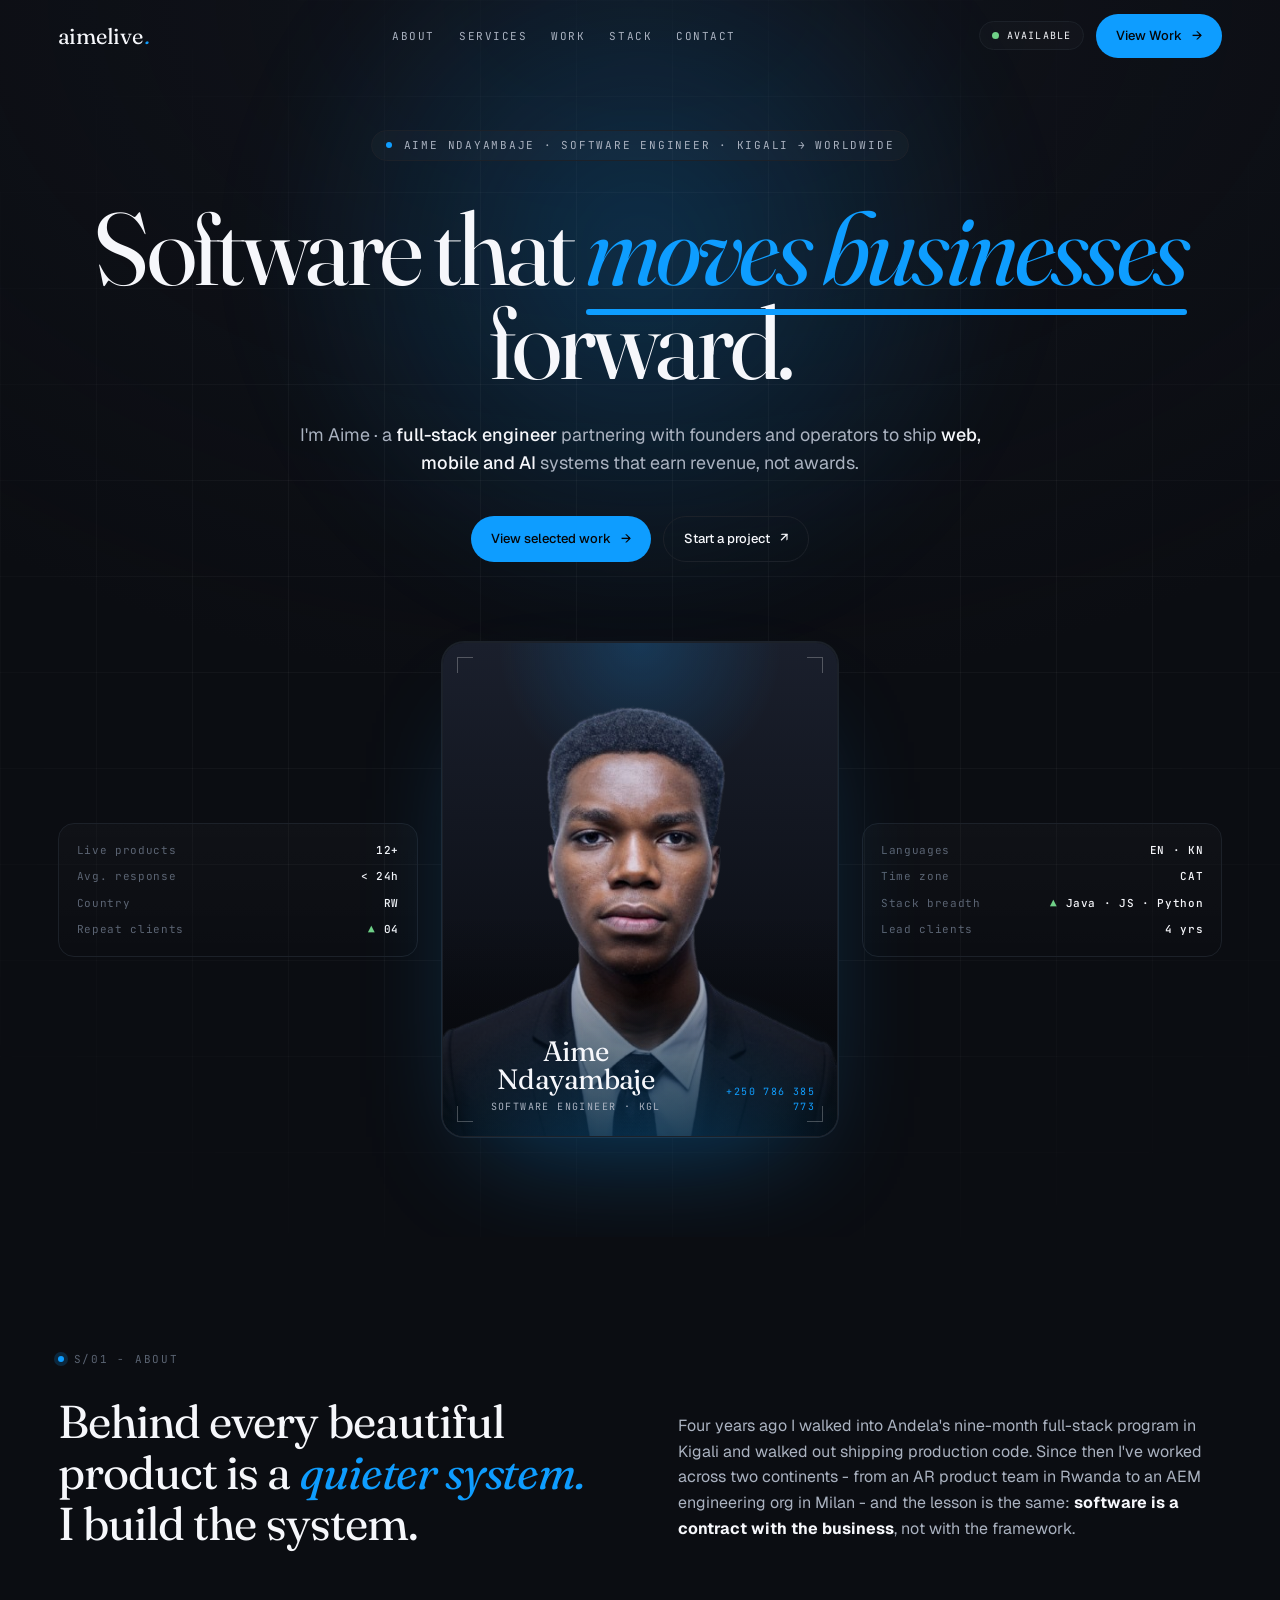
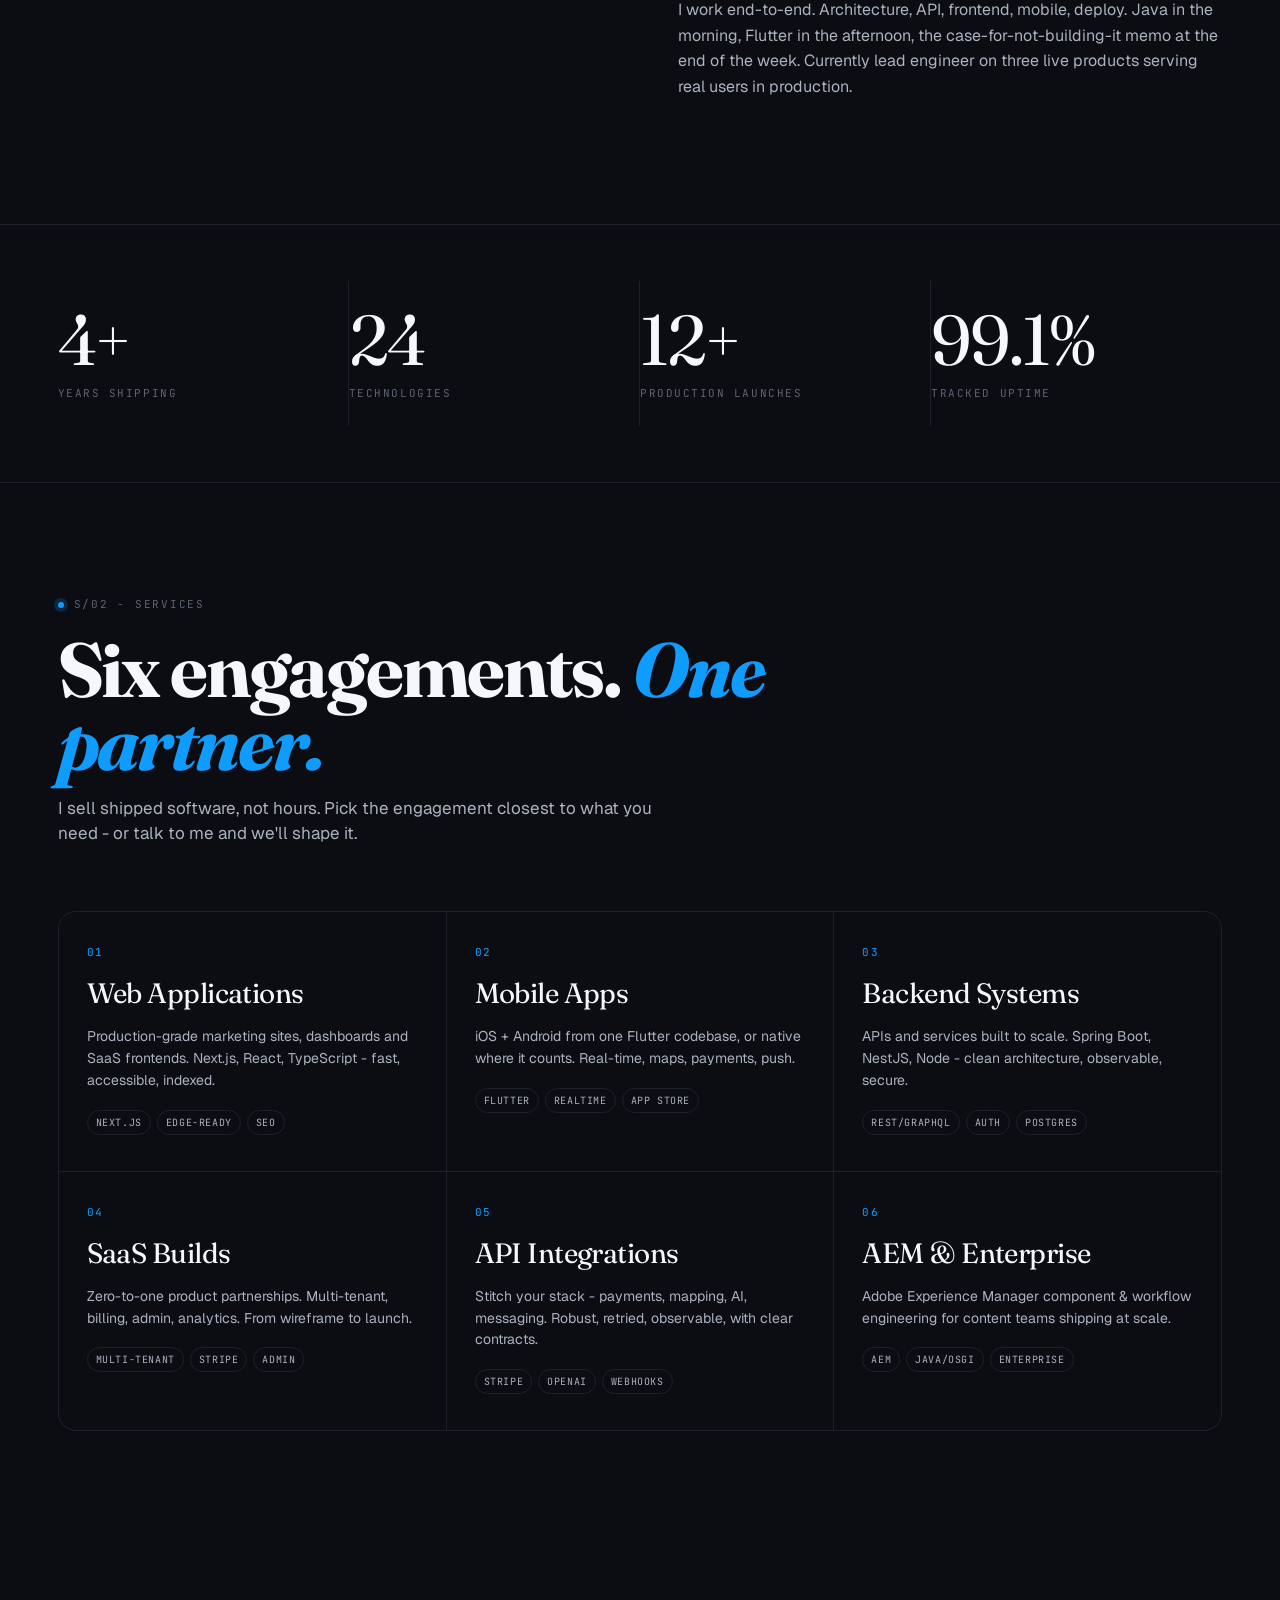
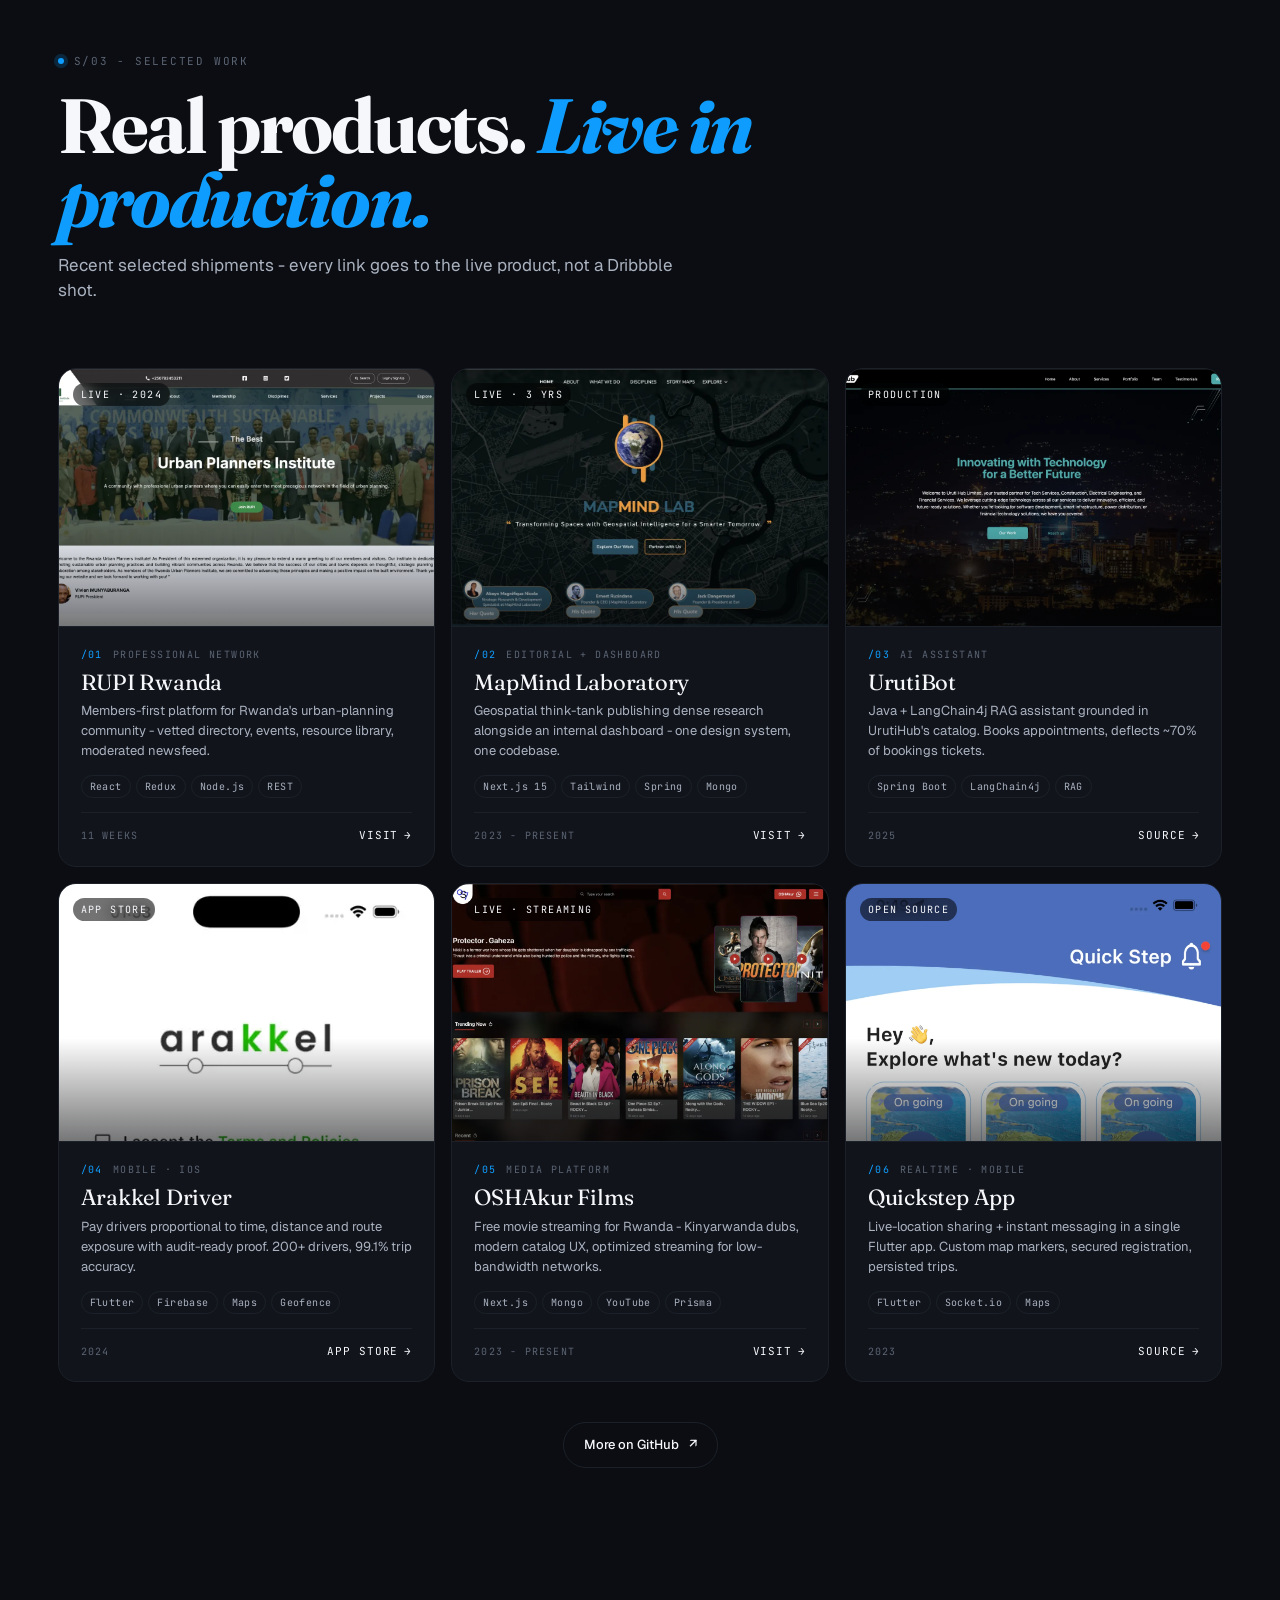
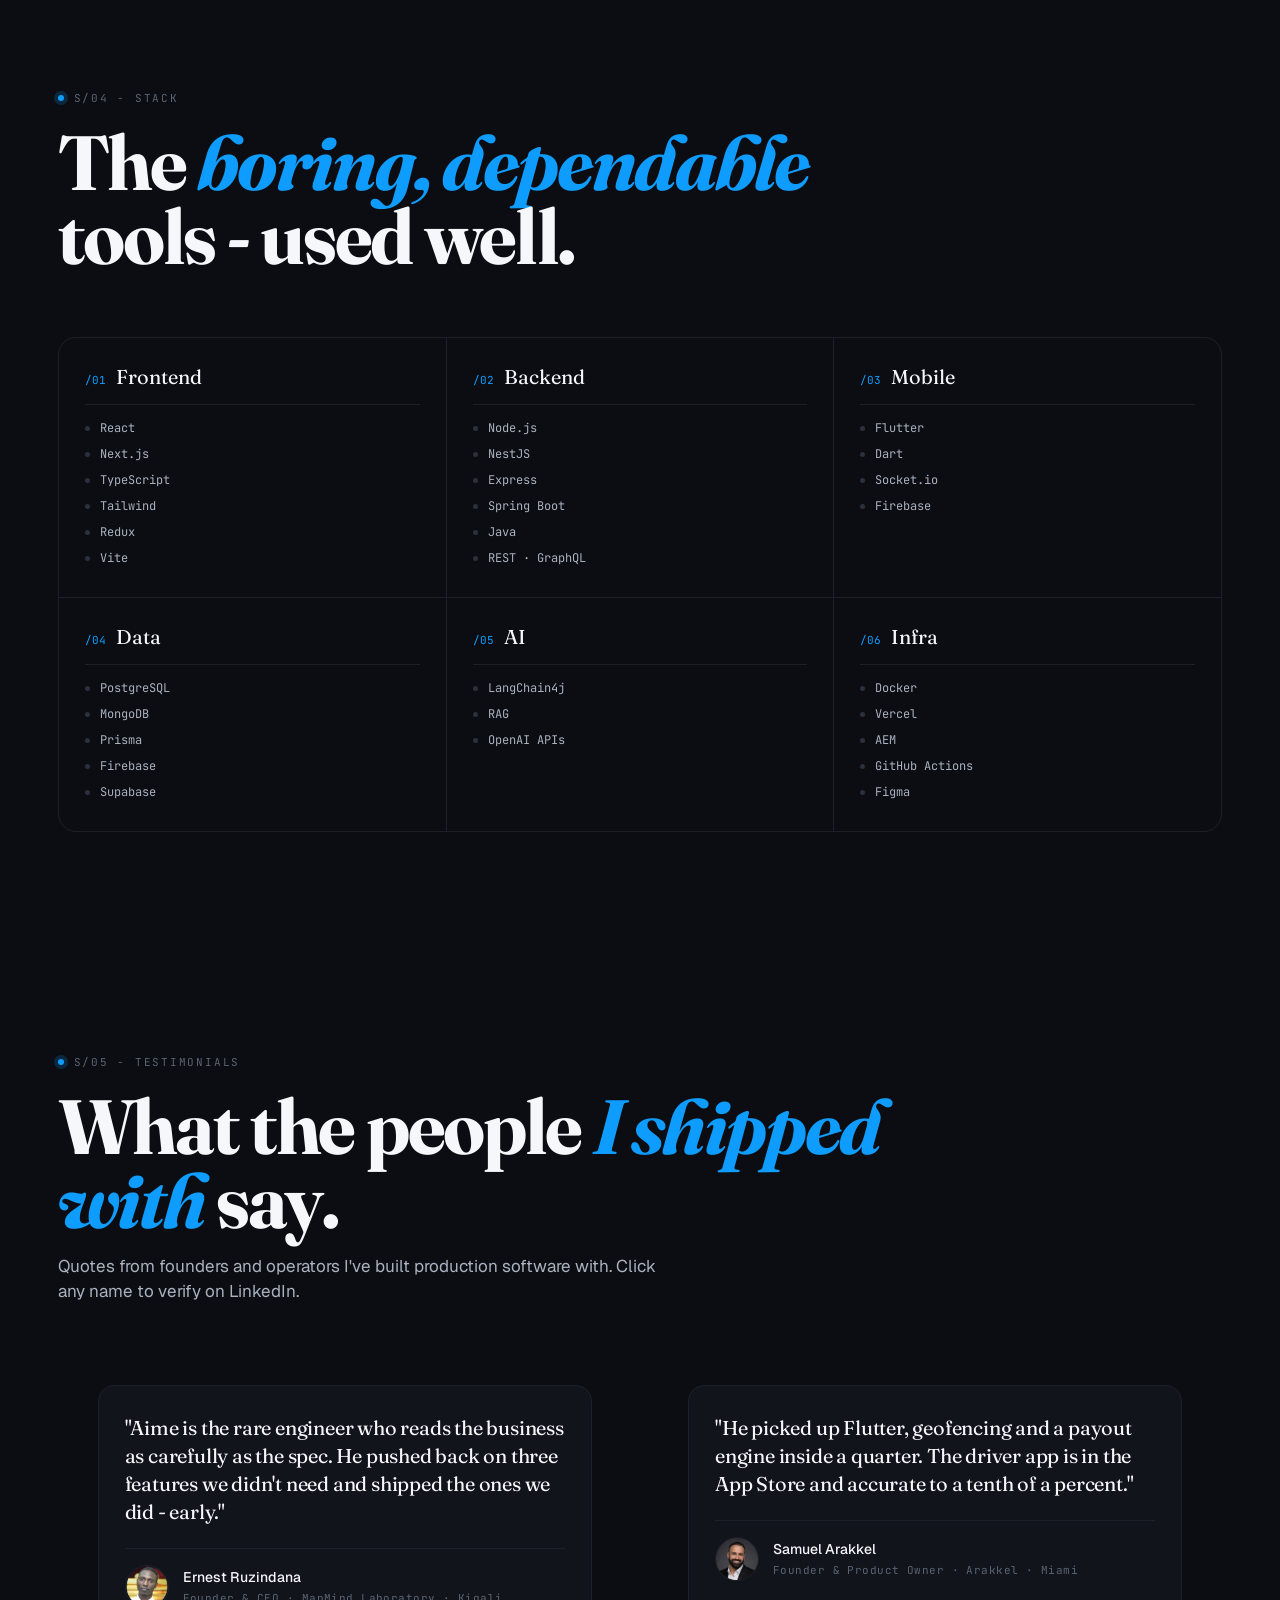
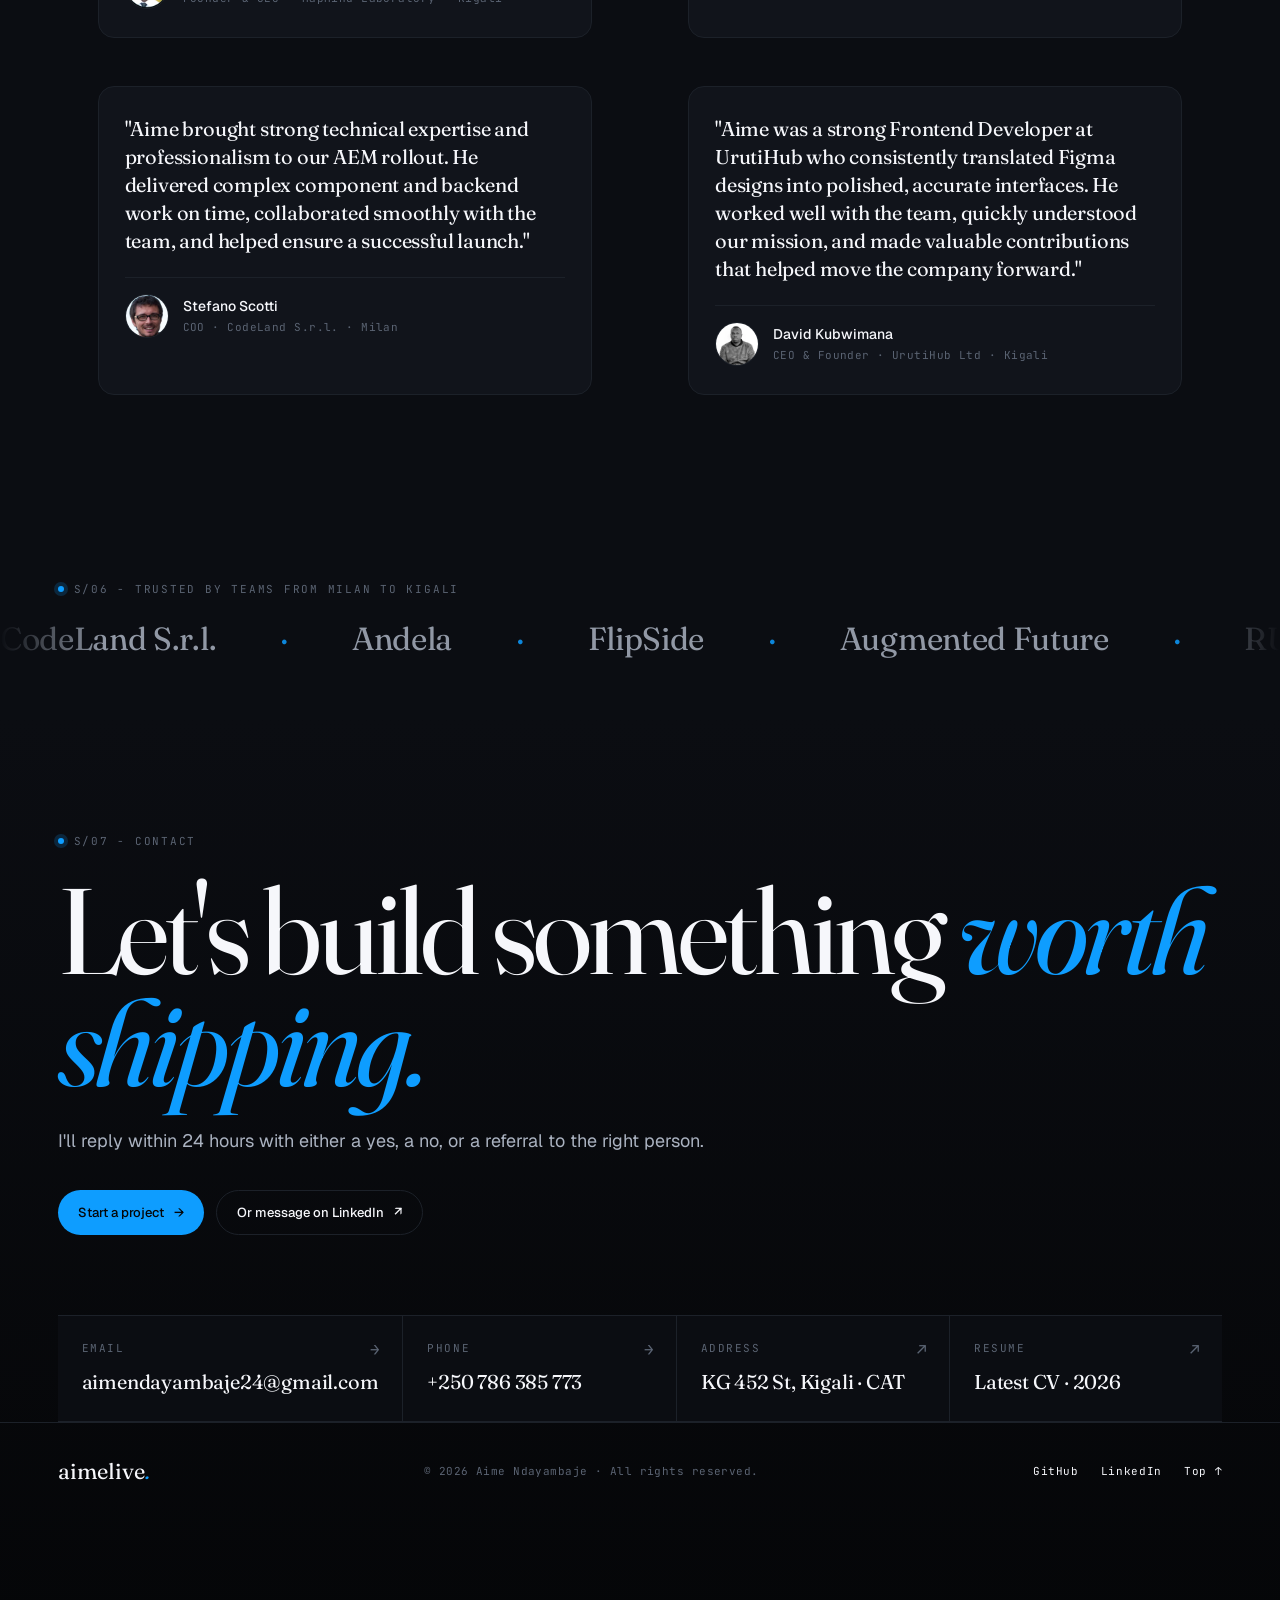
<file: index.html>
<!doctype html>
<html lang="en">
  <head>
    <meta charset="utf-8" />
    <meta name="viewport" content="width=device-width,initial-scale=1" />
    <meta name="color-scheme" content="dark" />
    <meta name="theme-color" content="#0b0d12" />

    <title>Aime Ndayambaje · Full-Stack Software Engineer</title>
    <meta
      name="description"
      content="Aime Ndayambaje is a full-stack software engineer in Kigali, Rwanda - partnering with founders and operators to ship production-grade web, mobile and AI systems in Java, TypeScript and Flutter."
    />
    <meta
      name="keywords"
      content="Aime Ndayambaje, Aimelive, software engineer Kigali, full-stack developer Rwanda, freelance software engineer, Next.js developer, Spring Boot, Flutter developer, AEM engineer, AI engineer, RAG, LangChain4j, web development, mobile development"
    />
    <meta name="author" content="Aime Ndayambaje" />
    <meta
      name="robots"
      content="index, follow, max-image-preview:large, max-snippet:-1, max-video-preview:-1"
    />
    <link rel="canonical" href="https://aimelive.com/" />

    <!-- Icons -->
    <link rel="icon" href="/images/icons/favicon.ico" sizes="any" />
    <link
      rel="icon"
      type="image/png"
      sizes="16x16"
      href="/images/icons/favicon-16x16.png"
    />
    <link
      rel="icon"
      type="image/png"
      sizes="32x32"
      href="/images/icons/favicon-32x32.png"
    />
    <link
      rel="icon"
      type="image/png"
      sizes="48x48"
      href="/images/icons/favicon-48x48.png"
    />
    <link
      rel="apple-touch-icon"
      sizes="180x180"
      href="/images/icons/apple-touch-icon.png"
    />
    <meta name="apple-mobile-web-app-title" content="Aimelive" />
    <meta name="application-name" content="Aimelive" />
    <link rel="manifest" href="/site.webmanifest" />

    <!-- Open Graph / Facebook -->
    <meta property="og:type" content="website" />
    <meta property="og:site_name" content="Aimelive" />
    <meta property="og:locale" content="en_US" />
    <meta property="og:url" content="https://aimelive.com/" />
    <meta
      property="og:title"
      content="Aime Ndayambaje · Full-Stack Software Engineer"
    />
    <meta
      property="og:description"
      content="Software that moves businesses forward. Full-stack engineer shipping web, mobile and AI systems from Kigali to the world."
    />
    <meta
      property="og:image"
      content="https://aimelive.com/images/og-image.png"
    />
    <meta property="og:image:type" content="image/png" />
    <meta property="og:image:width" content="1200" />
    <meta property="og:image:height" content="630" />
    <meta
      property="og:image:alt"
      content="Aime Ndayambaje · Full-Stack Software Engineer, Kigali"
    />

    <!-- Twitter / X -->
    <meta name="twitter:card" content="summary_large_image" />
    <meta name="twitter:site" content="@aimelive" />
    <meta name="twitter:creator" content="@aimelive" />
    <meta
      name="twitter:title"
      content="Aime Ndayambaje · Full-Stack Software Engineer"
    />
    <meta
      name="twitter:description"
      content="Software that moves businesses forward. Full-stack engineer shipping web, mobile and AI systems from Kigali to the world."
    />
    <meta
      name="twitter:image"
      content="https://aimelive.com/images/og-image.png"
    />
    <meta
      name="twitter:image:alt"
      content="Aime Ndayambaje · Full-Stack Software Engineer, Kigali"
    />

    <!-- Geo -->
    <meta name="geo.region" content="RW-01" />
    <meta name="geo.placename" content="Kigali" />
    <meta name="geo.position" content="-1.9441;30.0619" />
    <meta name="ICBM" content="-1.9441, 30.0619" />

    <!-- Performance hints -->
    <link rel="preconnect" href="https://fonts.googleapis.com" />
    <link rel="preconnect" href="https://fonts.gstatic.com" crossorigin />
    <link rel="dns-prefetch" href="https://fonts.googleapis.com" />
    <link
      href="https://fonts.googleapis.com/css2?family=Fraunces:ital,opsz,wght@0,9..144,400;1,9..144,400&family=Geist:wght@400;500;600;700&family=JetBrains+Mono:wght@400;500&display=swap"
      rel="stylesheet"
    />
    <link rel="stylesheet" href="styles.css" />

    <!-- Structured data: Person -->
    <script type="application/ld+json">
      {
        "@context": "https://schema.org",
        "@type": "Person",
        "name": "Aime Ndayambaje",
        "alternateName": "Aimelive",
        "url": "https://aimelive.com/",
        "image": "https://aimelive.com/images/profile.png",
        "jobTitle": "Full-Stack Software Engineer",
        "description": "Full-stack software engineer partnering with founders and operators to ship web, mobile and AI systems.",
        "email": "aimendayambaje24@gmail.com",
        "telephone": "+250786385773",
        "address": {
          "@type": "PostalAddress",
          "streetAddress": "KG 452 St",
          "addressLocality": "Kigali",
          "addressCountry": "RW"
        },
        "knowsLanguage": ["en", "fr", "rw"],
        "knowsAbout": [
          "Software Engineering",
          "Web Development",
          "Mobile Development",
          "AI Engineering",
          "Next.js",
          "React",
          "TypeScript",
          "Java",
          "Spring Boot",
          "Flutter",
          "Adobe Experience Manager",
          "RAG",
          "LangChain4j"
        ],
        "sameAs": [
          "https://github.com/aimelive",
          "https://linkedin.com/in/aime-ndayambaje"
        ]
      }
    </script>

    <!-- Structured data: WebSite -->
    <script type="application/ld+json">
      {
        "@context": "https://schema.org",
        "@type": "WebSite",
        "name": "Aimelive",
        "alternateName": "Aime Ndayambaje",
        "url": "https://aimelive.com/",
        "inLanguage": "en",
        "publisher": { "@type": "Person", "name": "Aime Ndayambaje" }
      }
    </script>

    <!-- Structured data: ProfessionalService -->
    <script type="application/ld+json">
      {
        "@context": "https://schema.org",
        "@type": "ProfessionalService",
        "name": "Aimelive · Aime Ndayambaje",
        "image": "https://aimelive.com/images/og-image.png",
        "url": "https://aimelive.com/",
        "telephone": "+250786385773",
        "email": "aimendayambaje24@gmail.com",
        "address": {
          "@type": "PostalAddress",
          "streetAddress": "KG 452 St",
          "addressLocality": "Kigali",
          "addressCountry": "RW"
        },
        "geo": {
          "@type": "GeoCoordinates",
          "latitude": -1.9441,
          "longitude": 30.0619
        },
        "areaServed": "Worldwide",
        "priceRange": "$$",
        "founder": { "@type": "Person", "name": "Aime Ndayambaje" },
        "sameAs": [
          "https://github.com/aimelive",
          "https://linkedin.com/in/aime-ndayambaje"
        ],
        "aggregateRating": {
          "@type": "AggregateRating",
          "ratingValue": "5",
          "bestRating": "5",
          "worstRating": "5",
          "reviewCount": "4"
        },
        "review": [
          {
            "@type": "Review",
            "author": {
              "@type": "Person",
              "name": "Ernest Ruzindana",
              "jobTitle": "Founder & CEO, MapMind Laboratory",
              "sameAs": "https://www.linkedin.com/in/ernest-ruzindana-7481b8183/"
            },
            "reviewRating": { "@type": "Rating", "ratingValue": "5", "bestRating": "5" },
            "reviewBody": "Aime is the rare engineer who reads the business as carefully as the spec. He pushed back on three features we didn't need and shipped the ones we did - early."
          },
          {
            "@type": "Review",
            "author": {
              "@type": "Person",
              "name": "Samuel Arakkel",
              "jobTitle": "Founder & Product Owner, Arakkel",
              "sameAs": "https://www.linkedin.com/in/samuel-a-6a761b19a/"
            },
            "reviewRating": { "@type": "Rating", "ratingValue": "5", "bestRating": "5" },
            "reviewBody": "He picked up Flutter, geofencing and a payout engine inside a quarter. The driver app is in the App Store and accurate to a tenth of a percent."
          },
          {
            "@type": "Review",
            "author": {
              "@type": "Person",
              "name": "Stefano Scotti",
              "jobTitle": "COO, CodeLand S.r.l.",
              "sameAs": "https://www.linkedin.com/in/stefano-scotti-21aa481/"
            },
            "reviewRating": { "@type": "Rating", "ratingValue": "5", "bestRating": "5" },
            "reviewBody": "Aime brought strong technical expertise and professionalism to our AEM rollout. He delivered complex component and backend work on time, collaborated smoothly with the team, and helped ensure a successful launch."
          },
          {
            "@type": "Review",
            "author": {
              "@type": "Person",
              "name": "David Kubwimana",
              "jobTitle": "CEO & Founder, UrutiHub Ltd",
              "sameAs": "https://www.linkedin.com/in/kubwimana-david-89096838/"
            },
            "reviewRating": { "@type": "Rating", "ratingValue": "5", "bestRating": "5" },
            "reviewBody": "Aime was a strong Frontend Developer at UrutiHub who consistently translated Figma designs into polished, accurate interfaces. He worked well with the team, quickly understood our mission, and made valuable contributions that helped move the company forward."
          }
        ],
        "hasOfferCatalog": {
          "@type": "OfferCatalog",
          "name": "Engagements",
          "itemListElement": [
            {
              "@type": "Offer",
              "itemOffered": { "@type": "Service", "name": "Web Applications" }
            },
            {
              "@type": "Offer",
              "itemOffered": { "@type": "Service", "name": "Mobile Apps" }
            },
            {
              "@type": "Offer",
              "itemOffered": { "@type": "Service", "name": "Backend Systems" }
            },
            {
              "@type": "Offer",
              "itemOffered": { "@type": "Service", "name": "SaaS Builds" }
            },
            {
              "@type": "Offer",
              "itemOffered": { "@type": "Service", "name": "API Integrations" }
            },
            {
              "@type": "Offer",
              "itemOffered": { "@type": "Service", "name": "AEM & Enterprise" }
            }
          ]
        }
      }
    </script>
  </head>
  <body id="top">
    <div class="progress"><div id="progress" class="progress__fill"></div></div>

    <header class="top" id="top-bar">
      <a href="#top" class="top-mark">aimelive<i>.</i></a>
      <nav class="top-nav">
        <a href="#about">About</a>
        <a href="#services">Services</a>
        <a href="#work">Work</a>
        <a href="#stack">Stack</a>
        <a href="#contact">Contact</a>
      </nav>
      <div class="top-cta">
        <span class="top-status"><span class="dot"></span>Available</span>
        <a class="btn btn--blue" href="#work"
          >View Work <span class="arrow">→</span></a
        >
      </div>
    </header>

    <!-- HERO -->
    <section class="hero">
      <div class="hero-orb" aria-hidden="true"></div>
      <div class="hero-grid" aria-hidden="true"></div>

      <div class="hero-inner">
        <div class="hero-eyebrow">
          <span class="pip"></span>Aime Ndayambaje · Software Engineer · Kigali
          → Worldwide
        </div>

        <h1 class="hero-title display">
          Software that <em>moves businesses</em> forward.
        </h1>

        <p class="hero-sub">
          I'm Aime · a <strong>full-stack engineer</strong> partnering with
          founders and operators to ship
          <strong>web, mobile and AI</strong> systems that earn revenue, not
          awards.
        </p>

        <div class="hero-cta">
          <a class="btn btn--blue" href="#work"
            >View selected work <span class="arrow">→</span></a
          >
          <a class="btn btn--ghost" href="#contact"
            >Start a project <span class="arrow">↗</span></a
          >
        </div>

        <div class="hero-trio">
          <div class="ticker col-side" aria-hidden="true">
            <div class="ticker-row">
              <span class="k">Live products</span><span class="v">12+</span>
            </div>
            <div class="ticker-row">
              <span class="k">Avg. response</span
              ><span class="v">&lt; 24h</span>
            </div>
            <div class="ticker-row">
              <span class="k">Country</span><span class="v">RW</span>
            </div>
            <div class="ticker-row up">
              <span class="k">Repeat clients</span><span class="v">04</span>
            </div>
          </div>

          <aside class="portrait" aria-label="Aime Ndayambaje portrait">
            <img
              class="portrait-photo"
              src="images/profile.png"
              alt="Aime Ndayambaje - full-stack software engineer in Kigali"
              width="440"
              height="567"
            />
            <span class="portrait-scrim" aria-hidden="true"></span>
            <span class="corner-tl"></span><span class="corner-tr"></span>
            <span class="corner-bl"></span><span class="corner-br"></span>
            <div class="meta">
              <div>
                <p class="portrait-name">Aime Ndayambaje</p>
                <p>Software Engineer · KGL</p>
              </div>
              <div class="right">
                <div>+250 786 385 773</div>
              </div>
            </div>
          </aside>

          <div class="ticker col-side" aria-hidden="true">
            <div class="ticker-row">
              <span class="k">Languages</span><span class="v">EN · KN</span>
            </div>
            <div class="ticker-row">
              <span class="k">Time zone</span><span class="v">CAT</span>
            </div>
            <div class="ticker-row up">
              <span class="k">Stack breadth</span
              ><span class="v">Java · JS · Python</span>
            </div>
            <div class="ticker-row">
              <span class="k">Lead clients</span><span class="v">4 yrs</span>
            </div>
          </div>
        </div>
      </div>
    </section>

    <!-- ABOUT -->
    <section id="about" class="section">
      <div class="wrap">
        <div class="eyebrow" data-reveal>
          <span class="pip"></span>S/01 - About
        </div>
        <div class="about-grid" style="margin-top: 28px">
          <h2 class="about-pull display" data-reveal>
            Behind every beautiful product is a <em>quieter system.</em> I build
            the system.
          </h2>
          <div class="about-cols">
            <p data-reveal style="--rd: 80ms">
              Four years ago I walked into Andela's nine-month full-stack
              program in Kigali and walked out shipping production code. Since
              then I've worked across two continents - from an AR product team
              in Rwanda to an AEM engineering org in Milan - and the lesson is
              the same:
              <strong style="color: var(--paper)"
                >software is a contract with the business</strong
              >, not with the framework.
            </p>
            <p data-reveal style="--rd: 160ms">
              I work end-to-end. Architecture, API, frontend, mobile, deploy.
              Java in the morning, Flutter in the afternoon, the
              case-for-not-building-it memo at the end of the week. Currently
              lead engineer on three live products serving real users in
              production.
            </p>
          </div>
        </div>
      </div>
    </section>

    <!-- STATS strip -->
    <section class="strip section--tight" aria-labelledby="stats-heading">
      <div class="wrap">
        <h2 id="stats-heading" class="visually-hidden">By the numbers</h2>
        <div class="strip-grid">
          <div class="strip-cell" data-reveal>
            <div class="strip-num" data-counter data-to="4" data-suffix="+">
              0
            </div>
            <div class="strip-k">Years shipping</div>
          </div>
          <div class="strip-cell" data-reveal style="--rd: 80ms">
            <div class="strip-num" data-counter data-to="24">0</div>
            <div class="strip-k">Technologies</div>
          </div>
          <div class="strip-cell" data-reveal style="--rd: 160ms">
            <div class="strip-num" data-counter data-to="12" data-suffix="+">
              0
            </div>
            <div class="strip-k">Production launches</div>
          </div>
          <div class="strip-cell" data-reveal style="--rd: 240ms">
            <div
              class="strip-num"
              data-counter
              data-to="99.1"
              data-suffix="%"
              data-decimals="1"
            >
              0
            </div>
            <div class="strip-k">Tracked uptime</div>
          </div>
        </div>
      </div>
    </section>

    <!-- SERVICES -->
    <section id="services" class="section">
      <div class="wrap">
        <header class="head">
          <div class="eyebrow" data-reveal>
            <span class="pip"></span>S/02 - Services
          </div>
          <h2 data-reveal style="--rd: 60ms">
            Six engagements. <em>One partner.</em>
          </h2>
          <p data-reveal style="--rd: 120ms">
            I sell shipped software, not hours. Pick the engagement closest to
            what you need - or talk to me and we'll shape it.
          </p>
        </header>

        <div class="svc-grid">
          <article class="svc" data-reveal>
            <div class="svc-n">01</div>
            <h3 class="svc-t">Web Applications</h3>
            <p class="svc-b">
              Production-grade marketing sites, dashboards and SaaS frontends.
              Next.js, React, TypeScript - fast, accessible, indexed.
            </p>
            <div class="svc-tags">
              <span>Next.js</span><span>Edge-ready</span><span>SEO</span>
            </div>
          </article>
          <article class="svc" data-reveal style="--rd: 60ms">
            <div class="svc-n">02</div>
            <h3 class="svc-t">Mobile Apps</h3>
            <p class="svc-b">
              iOS + Android from one Flutter codebase, or native where it
              counts. Real-time, maps, payments, push.
            </p>
            <div class="svc-tags">
              <span>Flutter</span><span>Realtime</span><span>App Store</span>
            </div>
          </article>
          <article class="svc" data-reveal style="--rd: 120ms">
            <div class="svc-n">03</div>
            <h3 class="svc-t">Backend Systems</h3>
            <p class="svc-b">
              APIs and services built to scale. Spring Boot, NestJS, Node -
              clean architecture, observable, secure.
            </p>
            <div class="svc-tags">
              <span>REST/GraphQL</span><span>Auth</span><span>Postgres</span>
            </div>
          </article>
          <article class="svc" data-reveal style="--rd: 180ms">
            <div class="svc-n">04</div>
            <h3 class="svc-t">SaaS Builds</h3>
            <p class="svc-b">
              Zero-to-one product partnerships. Multi-tenant, billing, admin,
              analytics. From wireframe to launch.
            </p>
            <div class="svc-tags">
              <span>Multi-tenant</span><span>Stripe</span><span>Admin</span>
            </div>
          </article>
          <article class="svc" data-reveal style="--rd: 240ms">
            <div class="svc-n">05</div>
            <h3 class="svc-t">API Integrations</h3>
            <p class="svc-b">
              Stitch your stack - payments, mapping, AI, messaging. Robust,
              retried, observable, with clear contracts.
            </p>
            <div class="svc-tags">
              <span>Stripe</span><span>OpenAI</span><span>Webhooks</span>
            </div>
          </article>
          <article class="svc" data-reveal style="--rd: 300ms">
            <div class="svc-n">06</div>
            <h3 class="svc-t">AEM & Enterprise</h3>
            <p class="svc-b">
              Adobe Experience Manager component & workflow engineering for
              content teams shipping at scale.
            </p>
            <div class="svc-tags">
              <span>AEM</span><span>Java/OSGi</span><span>Enterprise</span>
            </div>
          </article>
        </div>
      </div>
    </section>

    <!-- WORK / Projects -->
    <section id="work" class="section">
      <div class="wrap">
        <header class="head">
          <div class="eyebrow" data-reveal>
            <span class="pip"></span>S/03 - Selected work
          </div>
          <h2 data-reveal style="--rd: 60ms">
            Real products. <em>Live in production.</em>
          </h2>
          <p data-reveal style="--rd: 120ms">
            Recent selected shipments - every link goes to the live product, not a
            Dribbble shot.
          </p>
        </header>

        <div class="proj-grid">
          <a
            class="card"
            href="https://rupirwanda.com"
            target="_blank"
            rel="noopener noreferrer"
            data-reveal
          >
            <div class="card-shot">
              <img
                src="images/projects/rupi.webp"
                alt="RUPI Rwanda preview"
                loading="lazy"
                decoding="async"
              />
              <span class="card-tag">Live · 2024</span>
            </div>
            <div class="card-body">
              <div class="card-meta">
                <span class="num">/01</span><span>Professional Network</span>
              </div>
              <h3 class="card-t">RUPI Rwanda</h3>
              <p class="card-b">
                Members-first platform for Rwanda's urban-planning community -
                vetted directory, events, resource library, moderated newsfeed.
              </p>
              <div class="card-stack">
                <span>React</span><span>Redux</span><span>Node.js</span
                ><span>REST</span>
              </div>
              <div class="card-foot">
                <span class="card-year">11 weeks</span
                ><span class="card-link"
                  >Visit <span class="arrow">→</span></span
                >
              </div>
            </div>
          </a>

          <a
            class="card"
            href="https://www.mapmindlab.com"
            target="_blank"
            rel="noopener noreferrer"
            data-reveal
            style="--rd: 60ms"
          >
            <div class="card-shot">
              <img
                src="images/projects/mapmind.webp"
                alt="MapMind Laboratory preview"
                loading="lazy"
                decoding="async"
              />
              <span class="card-tag">Live · 3 yrs</span>
            </div>
            <div class="card-body">
              <div class="card-meta">
                <span class="num">/02</span><span>Editorial + Dashboard</span>
              </div>
              <h3 class="card-t">MapMind Laboratory</h3>
              <p class="card-b">
                Geospatial think-tank publishing dense research alongside an
                internal dashboard - one design system, one codebase.
              </p>
              <div class="card-stack">
                <span>Next.js 15</span><span>Tailwind</span><span>Spring</span
                ><span>Mongo</span>
              </div>
              <div class="card-foot">
                <span class="card-year">2023 - present</span
                ><span class="card-link"
                  >Visit <span class="arrow">→</span></span
                >
              </div>
            </div>
          </a>

          <a
            class="card"
            href="https://github.com/aimelive/urutibot"
            target="_blank"
            rel="noopener noreferrer"
            data-reveal
            style="--rd: 120ms"
          >
            <div class="card-shot">
              <img
                src="images/projects/urutihub.webp"
                alt="UrutiBot preview"
                loading="lazy"
                decoding="async"
              />
              <span class="card-tag">Production</span>
            </div>
            <div class="card-body">
              <div class="card-meta">
                <span class="num">/03</span><span>AI Assistant</span>
              </div>
              <h3 class="card-t">UrutiBot</h3>
              <p class="card-b">
                Java + LangChain4j RAG assistant grounded in UrutiHub's catalog.
                Books appointments, deflects ~70% of bookings tickets.
              </p>
              <div class="card-stack">
                <span>Spring Boot</span><span>LangChain4j</span><span>RAG</span>
              </div>
              <div class="card-foot">
                <span class="card-year">2025</span
                ><span class="card-link"
                  >Source <span class="arrow">→</span></span
                >
              </div>
            </div>
          </a>

          <a
            class="card"
            href="https://apps.apple.com/rw/app/arakkel-driver/id6739242023"
            target="_blank"
            rel="noopener noreferrer"
            data-reveal
            style="--rd: 60ms"
          >
            <div class="card-shot">
              <img
                src="images/projects/arakkel-new.webp"
                alt="Arakkel Driver preview"
                loading="lazy"
                decoding="async"
              />
              <span class="card-tag">App Store</span>
            </div>
            <div class="card-body">
              <div class="card-meta">
                <span class="num">/04</span><span>Mobile · iOS</span>
              </div>
              <h3 class="card-t">Arakkel Driver</h3>
              <p class="card-b">
                Pay drivers proportional to time, distance and route exposure
                with audit-ready proof. 200+ drivers, 99.1% trip accuracy.
              </p>
              <div class="card-stack">
                <span>Flutter</span><span>Firebase</span><span>Maps</span
                ><span>Geofence</span>
              </div>
              <div class="card-foot">
                <span class="card-year">2024</span
                ><span class="card-link"
                  >App Store <span class="arrow">→</span></span
                >
              </div>
            </div>
          </a>

          <a
            class="card"
            href="https://oshakurfilms.com"
            target="_blank"
            rel="noopener noreferrer"
            data-reveal
            style="--rd: 120ms"
          >
            <div class="card-shot">
              <img
                src="images/projects/oshakurfilms.webp"
                alt="OSHAkur Films preview"
                loading="lazy"
                decoding="async"
              />
              <span class="card-tag">Live · Streaming</span>
            </div>
            <div class="card-body">
              <div class="card-meta">
                <span class="num">/05</span><span>Media Platform</span>
              </div>
              <h3 class="card-t">OSHAkur Films</h3>
              <p class="card-b">
                Free movie streaming for Rwanda - Kinyarwanda dubs, modern
                catalog UX, optimized streaming for low-bandwidth networks.
              </p>
              <div class="card-stack">
                <span>Next.js</span><span>Mongo</span><span>YouTube</span
                ><span>Prisma</span>
              </div>
              <div class="card-foot">
                <span class="card-year">2023 - present</span
                ><span class="card-link"
                  >Visit <span class="arrow">→</span></span
                >
              </div>
            </div>
          </a>

          <a
            class="card"
            href="https://github.com/aimelive/quickstep_app"
            target="_blank"
            rel="noopener noreferrer"
            data-reveal
            style="--rd: 180ms"
          >
            <div class="card-shot">
              <img
                src="images/projects/quickstep.webp"
                alt="Quickstep App preview"
                loading="lazy"
                decoding="async"
              />
              <span class="card-tag">Open Source</span>
            </div>
            <div class="card-body">
              <div class="card-meta">
                <span class="num">/06</span><span>Realtime · Mobile</span>
              </div>
              <h3 class="card-t">Quickstep App</h3>
              <p class="card-b">
                Live-location sharing + instant messaging in a single Flutter
                app. Custom map markers, secured registration, persisted trips.
              </p>
              <div class="card-stack">
                <span>Flutter</span><span>Socket.io</span><span>Maps</span>
              </div>
              <div class="card-foot">
                <span class="card-year">2023</span
                ><span class="card-link"
                  >Source <span class="arrow">→</span></span
                >
              </div>
            </div>
          </a>
        </div>

        <div style="margin-top: 40px; text-align: center">
          <a
            class="btn btn--ghost"
            href="https://github.com/aimelive"
            target="_blank"
            rel="noopener noreferrer"
            >More on GitHub <span class="arrow">↗</span></a
          >
        </div>
      </div>
    </section>

    <!-- STACK -->
    <section id="stack" class="section">
      <div class="wrap">
        <header class="head">
          <div class="eyebrow" data-reveal>
            <span class="pip"></span>S/04 - Stack
          </div>
          <h2 data-reveal style="--rd: 60ms">
            The <em>boring, dependable</em> tools - used well.
          </h2>
        </header>
        <div class="stack-grid">
          <div class="stack-col" data-reveal>
            <div class="stack-cat">
              <span class="n">/01</span><span class="name">Frontend</span>
            </div>
            <ul class="stack-list">
              <li>React</li>
              <li>Next.js</li>
              <li>TypeScript</li>
              <li>Tailwind</li>
              <li>Redux</li>
              <li>Vite</li>
            </ul>
          </div>
          <div class="stack-col" data-reveal style="--rd: 60ms">
            <div class="stack-cat">
              <span class="n">/02</span><span class="name">Backend</span>
            </div>
            <ul class="stack-list">
              <li>Node.js</li>
              <li>NestJS</li>
              <li>Express</li>
              <li>Spring Boot</li>
              <li>Java</li>
              <li>REST · GraphQL</li>
            </ul>
          </div>
          <div class="stack-col" data-reveal style="--rd: 120ms">
            <div class="stack-cat">
              <span class="n">/03</span><span class="name">Mobile</span>
            </div>
            <ul class="stack-list">
              <li>Flutter</li>
              <li>Dart</li>
              <li>Socket.io</li>
              <li>Firebase</li>
            </ul>
          </div>
          <div class="stack-col" data-reveal style="--rd: 180ms">
            <div class="stack-cat">
              <span class="n">/04</span><span class="name">Data</span>
            </div>
            <ul class="stack-list">
              <li>PostgreSQL</li>
              <li>MongoDB</li>
              <li>Prisma</li>
              <li>Firebase</li>
              <li>Supabase</li>
            </ul>
          </div>
          <div class="stack-col" data-reveal style="--rd: 240ms">
            <div class="stack-cat">
              <span class="n">/05</span><span class="name">AI</span>
            </div>
            <ul class="stack-list">
              <li>LangChain4j</li>
              <li>RAG</li>
              <li>OpenAI APIs</li>
            </ul>
          </div>
          <div class="stack-col" data-reveal style="--rd: 300ms">
            <div class="stack-cat">
              <span class="n">/06</span><span class="name">Infra</span>
            </div>
            <ul class="stack-list">
              <li>Docker</li>
              <li>Vercel</li>
              <li>AEM</li>
              <li>GitHub Actions</li>
              <li>Figma</li>
            </ul>
          </div>
        </div>
      </div>
    </section>

    <!-- TESTIMONIALS -->
    <section id="testimonials" class="section">
      <div class="wrap">
        <header class="head">
          <div class="eyebrow" data-reveal>
            <span class="pip"></span>S/05 - Testimonials
          </div>
          <h2 data-reveal style="--rd: 60ms">
            What the people <em>I shipped with</em> say.
          </h2>
          <p data-reveal style="--rd: 120ms">
            Quotes from founders and operators I've built production software
            with. Click any name to verify on LinkedIn.
          </p>
        </header>
        <div class="t-grid">
          <figure class="t-card" data-reveal>
            <blockquote class="t-q">
              "Aime is the rare engineer who reads the business as carefully as
              the spec. He pushed back on three features we didn't need and
              shipped the ones we did - early."
            </blockquote>
            <figcaption class="t-cap">
              <a
                class="t-link"
                href="https://www.linkedin.com/in/ernest-ruzindana-7481b8183/"
                target="_blank"
                rel="noopener noreferrer"
                aria-label="Ernest Ruzindana on LinkedIn"
              >
                <span class="t-av">
                  <img
                    src="images/testimonial/ernest.webp"
                    alt="Ernest Ruzindana"
                    width="44"
                    height="44"
                    loading="lazy"
                    decoding="async"
                  />
                </span>
                <div>
                  <div class="t-name">Ernest Ruzindana</div>
                  <div class="t-role">
                    Founder &amp; CEO · MapMind Laboratory · Kigali
                  </div>
                </div>
              </a>
            </figcaption>
          </figure>

          <figure class="t-card" data-reveal style="--rd: 80ms">
            <blockquote class="t-q">
              "He picked up Flutter, geofencing and a payout engine inside a
              quarter. The driver app is in the App Store and accurate to a
              tenth of a percent."
            </blockquote>
            <figcaption class="t-cap">
              <a
                class="t-link"
                href="https://www.linkedin.com/in/samuel-a-6a761b19a/"
                target="_blank"
                rel="noopener noreferrer"
                aria-label="Samuel Arakkel on LinkedIn"
              >
                <span class="t-av">
                  <img
                    src="images/testimonial/samuel.webp"
                    alt="Samuel Arakkel"
                    width="44"
                    height="44"
                    loading="lazy"
                    decoding="async"
                  />
                </span>
                <div>
                  <div class="t-name">Samuel Arakkel</div>
                  <div class="t-role">
                    Founder &amp; Product Owner · Arakkel · Miami
                  </div>
                </div>
              </a>
            </figcaption>
          </figure>

          <figure class="t-card" data-reveal style="--rd: 160ms">
            <blockquote class="t-q">
              "Aime brought strong technical expertise and professionalism to
              our AEM rollout. He delivered complex component and backend work
              on time, collaborated smoothly with the team, and helped ensure a
              successful launch."
            </blockquote>
            <figcaption class="t-cap">
              <a
                class="t-link"
                href="https://www.linkedin.com/in/stefano-scotti-21aa481/"
                target="_blank"
                rel="noopener noreferrer"
                aria-label="Stefano Scotti on LinkedIn"
              >
                <span class="t-av">
                  <img
                    src="images/testimonial/stefano.webp"
                    alt="Stefano Scotti"
                    width="44"
                    height="44"
                    loading="lazy"
                    decoding="async"
                  />
                </span>
                <div>
                  <div class="t-name">Stefano Scotti</div>
                  <div class="t-role">COO · CodeLand S.r.l. · Milan</div>
                </div>
              </a>
            </figcaption>
          </figure>

          <figure class="t-card" data-reveal style="--rd: 240ms">
            <blockquote class="t-q">
              "Aime was a strong Frontend Developer at UrutiHub who consistently
              translated Figma designs into polished, accurate interfaces. He
              worked well with the team, quickly understood our mission, and
              made valuable contributions that helped move the company forward."
            </blockquote>
            <figcaption class="t-cap">
              <a
                class="t-link"
                href="https://www.linkedin.com/in/kubwimana-david-89096838/"
                target="_blank"
                rel="noopener noreferrer"
                aria-label="David Kubwimana on LinkedIn"
              >
                <span class="t-av">
                  <img
                    src="images/testimonial/david.webp"
                    alt="David Kubwimana"
                    width="44"
                    height="44"
                    loading="lazy"
                    decoding="async"
                  />
                </span>
                <div>
                  <div class="t-name">David Kubwimana</div>
                  <div class="t-role">
                    CEO &amp; Founder · UrutiHub Ltd · Kigali
                  </div>
                </div>
              </a>
            </figcaption>
          </figure>
        </div>
      </div>
    </section>

    <!-- COMPANIES -->
    <section class="section--tight">
      <div class="wrap">
        <div class="eyebrow companies-eb" data-reveal>
          <span class="pip"></span>S/06 - Trusted by teams from Milan to Kigali
        </div>
      </div>
      <div class="marquee">
        <div class="marquee-track" id="marqueeTrack">
          <span class="company">CodeLand S.r.l.<i>·</i></span>
          <span class="company">Andela<i>·</i></span>
          <span class="company">FlipSide<i>·</i></span>
          <span class="company">Augmented Future<i>·</i></span>
          <span class="company">RUPI Rwanda<i>·</i></span>
          <span class="company">MapMind Laboratory<i>·</i></span>
          <span class="company">UrutiHub<i>·</i></span>
          <span class="company">Arakkel<i>·</i></span>
          <span class="company">OSHAkur Films<i>·</i></span>
          <span class="company">CodeLand S.r.l.<i>·</i></span>
          <span class="company">Andela<i>·</i></span>
          <span class="company">FlipSide<i>·</i></span>
          <span class="company">Augmented Future<i>·</i></span>
          <span class="company">RUPI Rwanda<i>·</i></span>
          <span class="company">MapMind Laboratory<i>·</i></span>
          <span class="company">UrutiHub<i>·</i></span>
          <span class="company">Arakkel<i>·</i></span>
          <span class="company">OSHAkur Films<i>·</i></span>
        </div>
      </div>
    </section>

    <!-- CONTACT -->
    <section id="contact" class="contact section">
      <div class="wrap">
        <div class="eyebrow" data-reveal>
          <span class="pip"></span>S/07 - Contact
        </div>
        <h2 class="display" data-reveal style="--rd: 60ms">
          Let's build something <em>worth shipping.</em>
        </h2>
        <p class="contact-sub" data-reveal style="--rd: 120ms">
          I'll reply within 24 hours with either a yes, a no, or a referral to
          the right person.
        </p>
        <div class="contact-cta" data-reveal style="--rd: 180ms">
          <a
            class="btn btn--blue"
            href="mailto:aimendayambaje24@gmail.com?subject=Project%20inquiry"
            >Start a project <span class="arrow">→</span></a
          >
          <a
            class="btn btn--ghost"
            href="https://linkedin.com/in/aime-ndayambaje"
            target="_blank"
            rel="noopener noreferrer"
            >Or message on LinkedIn <span class="arrow">↗</span></a
          >
        </div>
        <div class="contact-grid" data-reveal style="--rd: 240ms">
          <a class="ccard" href="mailto:aimendayambaje24@gmail.com"
            ><div class="ck">Email</div>
            <div class="cv">aimendayambaje24@gmail.com</div>
            <span class="ca">→</span></a
          >
          <a class="ccard" href="tel:+250786385773"
            ><div class="ck">Phone</div>
            <div class="cv">+250 786 385 773</div>
            <span class="ca">→</span></a
          >
          <a
            class="ccard"
            href="https://maps.google.com/?q=KG+452+St,+Kigali,+Rwanda"
            target="_blank"
            rel="noopener noreferrer"
          >
            <div class="ck">Address</div>
            <div class="cv">KG 452 St, Kigali · CAT</div>
            <span class="ca">↗</span>
          </a>
          <a
            class="ccard"
            href="https://docs.google.com/document/d/1yHH285QOX3OGfsEgwLuEkDZ-kaJK20kEsvqeuBdp_zc/edit"
            target="_blank"
            rel="noopener noreferrer"
            ><div class="ck">Resume</div>
            <div class="cv">Latest CV · 2026</div>
            <span class="ca">↗</span></a
          >
        </div>
      </div>
      <footer class="footer">
        <div class="wrap foot-row">
          <div class="foot-mark">aimelive<i>.</i></div>
          <div class="foot-meta">
            © 2026 Aime Ndayambaje · All rights reserved.
          </div>
          <div class="foot-links">
            <a href="https://github.com/aimelive" target="_blank" rel="noopener noreferrer"
              >GitHub</a
            >
            <a
              href="https://linkedin.com/in/aime-ndayambaje"
              target="_blank"
              rel="noopener noreferrer"
              >LinkedIn</a
            >
            <a href="#top">Top ↑</a>
          </div>
        </div>
      </footer>
    </section>

    <script src="script.js"></script>
  </body>
</html>
</file>
<file: styles.css>
/* Studio direction - electric blue, dark, editorial */
:root {
  --ink-0: #050608;
  --ink-1: #0b0d12;
  --ink-2: #11141b;
  --ink-3: #1c2129;
  --ink-4: #2a313d;
  --ink-5: #5b6473;
  --ink-6: #aab2c0;
  --paper: #f6f7fb;
  --blue: oklch(0.68 0.18 248);
  --blue-soft: oklch(0.68 0.18 248 / 0.18);
  --blue-dim: oklch(0.55 0.16 248);
  --pos: oklch(0.78 0.14 150);
  --f-display: "Fraunces", "Times New Roman", serif;
  --f-sans: "Geist", "Inter", system-ui, sans-serif;
  --f-mono: "JetBrains Mono", ui-monospace, monospace;
  --pad: clamp(20px, 4.5vw, 72px);
  --max: 1480px;
}
* {
  box-sizing: border-box;
}
html,
body {
  margin: 0;
  padding: 0;
}
body {
  background: var(--ink-1);
  color: var(--paper);
  font-family: var(--f-sans);
  font-size: 16px;
  line-height: 1.5;
  -webkit-font-smoothing: antialiased;
  overflow-x: hidden;
}
a {
  color: inherit;
  text-decoration: none;
}
button {
  font: inherit;
  color: inherit;
  background: none;
  border: 0;
  padding: 0;
  cursor: pointer;
}
img {
  max-width: 100%;
  display: block;
}
::selection {
  background: var(--blue);
  color: var(--ink-0);
}

.wrap {
  max-width: var(--max);
  margin: 0 auto;
  padding-left: var(--pad);
  padding-right: var(--pad);
}
.section {
  padding-top: clamp(80px, 12vh, 160px);
  padding-bottom: clamp(80px, 12vh, 160px);
}
.section--tight {
  padding-top: 56px;
  padding-bottom: 56px;
}

/* Topbar */
.top {
  position: fixed;
  top: 0;
  left: 0;
  right: 0;
  z-index: 50;
  display: grid;
  grid-template-columns: auto 1fr auto;
  gap: 24px;
  align-items: center;
  padding: 14px var(--pad);
  transition:
    background 320ms,
    backdrop-filter 320ms,
    border-color 320ms;
  border-bottom: 1px solid transparent;
}
.top.is-scrolled {
  background: rgba(11, 13, 18, 0.8);
  backdrop-filter: blur(16px) saturate(140%);
  border-bottom-color: var(--ink-3);
}
.top-mark {
  font-family: var(--f-display);
  font-size: 22px;
  letter-spacing: -0.01em;
  line-height: 1;
  display: inline-flex;
  gap: 2px;
  align-items: baseline;
}
.top-mark i {
  font-style: italic;
  color: var(--blue);
}
.top-nav {
  display: flex;
  gap: 24px;
  justify-content: center;
  font-family: var(--f-mono);
  font-size: 11px;
  letter-spacing: 0.14em;
  text-transform: uppercase;
  color: var(--ink-6);
}
.top-nav a:hover {
  color: var(--paper);
}
.top-cta {
  display: flex;
  align-items: center;
  gap: 12px;
}
.top-status {
  display: inline-flex;
  gap: 8px;
  align-items: center;
  padding: 6px 12px;
  border-radius: 999px;
  border: 1px solid var(--ink-3);
  background: rgba(255, 255, 255, 0.02);
  font-family: var(--f-mono);
  font-size: 10px;
  letter-spacing: 0.12em;
  text-transform: uppercase;
}
.top-status .dot {
  width: 7px;
  height: 7px;
  border-radius: 50%;
  background: var(--pos);
  box-shadow: 0 0 0 0 oklch(0.78 0.14 150 / 0.7);
  animation: pulse 2s infinite;
}
@keyframes pulse {
  70% {
    box-shadow: 0 0 0 8px oklch(0.78 0.14 150 / 0);
  }
  100% {
    box-shadow: 0 0 0 0 oklch(0.78 0.14 150 / 0);
  }
}
@media (max-width: 1024px) {
  .top-nav {
    display: none;
  }
}

.btn {
  display: inline-flex;
  align-items: center;
  gap: 10px;
  padding: 12px 20px;
  border-radius: 999px;
  font-family: var(--f-sans);
  font-size: 13px;
  font-weight: 500;
  transition:
    transform 280ms cubic-bezier(0.2, 0.7, 0.2, 1),
    box-shadow 280ms;
  white-space: nowrap;
}
.btn:hover {
  transform: translateY(-2px);
}
.btn .arrow {
  transition: transform 360ms cubic-bezier(0.2, 0.7, 0.2, 1);
}
.btn:hover .arrow {
  transform: translateX(4px);
}
.btn--blue {
  background: var(--blue);
  color: var(--ink-0);
}
.btn--blue:hover {
  box-shadow: 0 0 0 6px var(--blue-soft);
}
.btn--ghost {
  background: transparent;
  color: var(--paper);
  border: 1px solid var(--ink-3);
}
.btn--ghost:hover {
  background: rgba(255, 255, 255, 0.04);
  border-color: var(--ink-4);
}

.eyebrow {
  display: inline-flex;
  gap: 10px;
  align-items: center;
  font-family: var(--f-mono);
  font-size: 11px;
  letter-spacing: 0.16em;
  text-transform: uppercase;
  color: var(--ink-5);
}
.eyebrow .pip {
  width: 6px;
  height: 6px;
  border-radius: 50%;
  background: var(--blue);
  box-shadow: 0 0 0 4px var(--blue-soft);
}

.display {
  font-family: var(--f-display);
  font-weight: 400;
  letter-spacing: -0.025em;
  line-height: 0.96;
}

[data-reveal] {
  opacity: 0;
  transform: translateY(24px);
  transition:
    opacity 900ms cubic-bezier(0.2, 0.7, 0.2, 1),
    transform 900ms cubic-bezier(0.2, 0.7, 0.2, 1);
  transition-delay: var(--rd, 0ms);
}
[data-reveal].is-in {
  opacity: 1;
  transform: none;
}

@media (prefers-reduced-motion: reduce) {
  *,
  *::before,
  *::after {
    animation-duration: 0.01ms !important;
    animation-iteration-count: 1 !important;
    transition-duration: 0.01ms !important;
  }
  [data-reveal] {
    opacity: 1;
    transform: none;
  }
}

/* HERO */
.hero {
  position: relative;
  min-height: 100vh;
  padding: 130px var(--pad) 100px;
  overflow: hidden;
  background:
    radial-gradient(120% 80% at 50% 0%, #14182380 0%, transparent 70%),
    var(--ink-1);
  display: flex;
  flex-direction: column;
  justify-content: center;
}
.hero-orb {
  position: absolute;
  z-index: 0;
  pointer-events: none;
  width: 1100px;
  height: 1100px;
  top: -300px;
  left: 50%;
  transform: translateX(-50%);
  background: radial-gradient(
    closest-side,
    oklch(0.68 0.18 248 / 0.22),
    transparent 70%
  );
  filter: blur(40px);
  animation: orb-float 18s ease-in-out infinite alternate;
}
@keyframes orb-float {
  0% {
    transform: translate(-50%, 0);
  }
  100% {
    transform: translate(-50%, 80px);
  }
}
.hero-grid {
  position: absolute;
  inset: 0;
  z-index: 0;
  background-image:
    linear-gradient(to right, rgba(255, 255, 255, 0.035) 1px, transparent 1px),
    linear-gradient(to bottom, rgba(255, 255, 255, 0.035) 1px, transparent 1px);
  background-size: 96px 96px;
  mask-image: radial-gradient(
    ellipse 70% 60% at 50% 50%,
    black 50%,
    transparent
  );
  -webkit-mask-image: radial-gradient(
    ellipse 70% 60% at 50% 50%,
    black 50%,
    transparent
  );
}
.hero-inner {
  position: relative;
  z-index: 2;
  max-width: var(--max);
  margin: 0 auto;
  width: 100%;
  text-align: center;
}
.hero-eyebrow {
  display: inline-flex;
  align-items: center;
  gap: 12px;
  font-family: var(--f-mono);
  font-size: 11px;
  letter-spacing: 0.16em;
  text-transform: uppercase;
  color: var(--ink-6);
  padding: 6px 14px;
  border: 1px solid var(--ink-3);
  border-radius: 999px;
  margin-bottom: 40px;
  background: rgba(255, 255, 255, 0.02);
}
.hero-eyebrow .pip {
  width: 6px;
  height: 6px;
  border-radius: 50%;
  background: var(--blue);
}

.hero-title {
  font-family: var(--f-display);
  font-size: clamp(48px, 8vw, 144px);
  line-height: 0.92;
  letter-spacing: -0.035em;
  margin: 0 auto 32px;
  max-width: 18ch;
}
.hero-title em {
  font-style: italic;
  color: var(--blue);
  position: relative;
}
.hero-title em::after {
  content: "";
  position: absolute;
  bottom: -0.05em;
  left: 0;
  right: 0;
  height: 0.06em;
  background: var(--blue);
  border-radius: 999px;
  transform-origin: left;
  transform: scaleX(0);
  animation: under 1200ms 900ms cubic-bezier(0.2, 0.7, 0.2, 1) forwards;
}
@keyframes under {
  to {
    transform: scaleX(1);
  }
}

.hero-sub {
  font-size: clamp(16px, 1.4vw, 19px);
  line-height: 1.55;
  max-width: 60ch;
  margin: 0 auto 40px;
  color: var(--ink-6);
}
.hero-sub strong {
  color: var(--paper);
  font-weight: 500;
}

.hero-cta {
  display: inline-flex;
  flex-wrap: wrap;
  gap: 12px;
  justify-content: center;
  margin-bottom: 80px;
}

.hero-trio {
  display: grid;
  grid-template-columns: 1fr 1.1fr 1fr;
  gap: 24px;
  align-items: center;
  max-width: 1240px;
  margin: 0 auto;
}
@media (max-width: 980px) {
  .hero-trio {
    grid-template-columns: 1fr;
  }
  .hero-trio .col-side {
    display: none;
  }
}

.ticker {
  border: 1px solid var(--ink-3);
  border-radius: 16px;
  padding: 18px;
  background: linear-gradient(180deg, rgba(255, 255, 255, 0.02), transparent);
  font-family: var(--f-mono);
  font-size: 11px;
  letter-spacing: 0.06em;
  color: var(--ink-6);
  display: flex;
  flex-direction: column;
  gap: 10px;
  text-align: left;
}
.ticker-row {
  display: flex;
  justify-content: space-between;
  gap: 12px;
}
.ticker-row .k {
  color: var(--ink-5);
}
.ticker-row .v {
  color: var(--paper);
  font-weight: 500;
}
.ticker-row.up .v::before {
  content: "▲ ";
  color: var(--pos);
}

.portrait {
  position: relative;
  aspect-ratio: 4 / 5;
  border-radius: 22px;
  overflow: hidden;
  border: 1px solid var(--ink-3);
  background: var(--ink-2);
  box-shadow:
    0 50px 120px -50px oklch(0.68 0.18 248 / 0.4),
    0 0 0 1px var(--ink-3);
}
.portrait::before {
  content: "";
  position: absolute;
  inset: 0;
  z-index: 0;
  background:
    radial-gradient(
      120% 70% at 50% 110%,
      oklch(0.68 0.18 248 / 0.55),
      transparent 60%
    ),
    radial-gradient(
      60% 50% at 50% 0%,
      oklch(0.68 0.18 248 / 0.2),
      transparent 60%
    ),
    linear-gradient(180deg, #1a1f2c, #06080d);
}
.portrait-photo {
  position: absolute;
  inset: 0;
  width: 100%;
  height: 100%;
  object-fit: cover;
  object-position: center 18%;
  z-index: 1;
  filter: contrast(1.02) saturate(0.95);
}
.portrait-scrim {
  position: absolute;
  inset: 0;
  z-index: 2;
  pointer-events: none;
  background:
    radial-gradient(
      120% 70% at 50% 110%,
      oklch(0.68 0.18 248 / 0.32),
      transparent 55%
    ),
    linear-gradient(180deg, transparent 55%, rgba(5, 6, 8, 0.85) 100%);
}
.portrait .corner-tl,
.portrait .corner-tr,
.portrait .corner-bl,
.portrait .corner-br,
.portrait .meta {
  z-index: 3;
}
.portrait .corner-tl,
.portrait .corner-tr,
.portrait .corner-bl,
.portrait .corner-br {
  position: absolute;
  width: 16px;
  height: 16px;
  border: 1px solid rgba(255, 255, 255, 0.25);
}
.portrait .corner-tl {
  top: 14px;
  left: 14px;
  border-right: 0;
  border-bottom: 0;
}
.portrait .corner-tr {
  top: 14px;
  right: 14px;
  border-left: 0;
  border-bottom: 0;
}
.portrait .corner-bl {
  bottom: 14px;
  left: 14px;
  border-right: 0;
  border-top: 0;
}
.portrait .corner-br {
  bottom: 14px;
  right: 14px;
  border-left: 0;
  border-top: 0;
}
.portrait .meta {
  position: absolute;
  left: 22px;
  right: 22px;
  bottom: 22px;
  display: flex;
  align-items: end;
  justify-content: space-between;
  gap: 14px;
}
.portrait .meta .portrait-name {
  font-family: var(--f-display);
  font-size: 28px;
  line-height: 1;
  margin: 0;
  font-weight: 400;
  letter-spacing: -0.02em;
  text-transform: none;
  color: var(--paper);
}
.portrait .meta p {
  margin: 6px 0 0;
  font-family: var(--f-mono);
  font-size: 10px;
  letter-spacing: 0.14em;
  text-transform: uppercase;
  color: var(--ink-6);
}
.visually-hidden {
  position: absolute;
  width: 1px;
  height: 1px;
  padding: 0;
  margin: -1px;
  overflow: hidden;
  clip: rect(0, 0, 0, 0);
  white-space: nowrap;
  border: 0;
}
.portrait .meta .right {
  text-align: right;
  font-family: var(--f-mono);
  font-size: 10px;
  letter-spacing: 0.14em;
  text-transform: uppercase;
  color: var(--blue);
}

/* SECTION HEAD */
.head {
  max-width: 880px;
  margin: 0 0 64px;
}
.head h2 {
  font-family: var(--f-display);
  font-size: clamp(40px, 6vw, 96px);
  line-height: 0.96;
  letter-spacing: -0.03em;
  margin: 18px 0 16px;
}
.head h2 em {
  font-style: italic;
  color: var(--blue);
}
.head p {
  font-size: 17px;
  color: var(--ink-6);
  margin: 0;
  max-width: 56ch;
}

/* ABOUT */
.about-grid {
  display: grid;
  grid-template-columns: 1fr 1fr;
  gap: clamp(40px, 6vw, 100px);
  align-items: start;
}
@media (max-width: 900px) {
  .about-grid {
    grid-template-columns: 1fr;
  }
}
.about-pull {
  font-family: var(--f-display);
  font-size: clamp(32px, 3.6vw, 52px);
  line-height: 1.1;
  letter-spacing: -0.02em;
  margin: 0;
}
.about-pull em {
  font-style: italic;
  color: var(--blue);
}
.about-cols {
  display: grid;
  gap: 24px;
  color: var(--ink-6);
  font-size: 16px;
  line-height: 1.6;
}

/* STATS strip */
.strip {
  border-top: 1px solid var(--ink-3);
  border-bottom: 1px solid var(--ink-3);
  background: var(--ink-1);
}
.strip-grid {
  display: grid;
  grid-template-columns: repeat(4, 1fr);
  gap: 0;
}
@media (max-width: 760px) {
  .strip-grid {
    grid-template-columns: repeat(2, 1fr);
  }
}
.strip-cell {
  padding: 24px 24px 24px 0;
  border-right: 1px solid var(--ink-3);
}
.strip-cell:last-child {
  border-right: 0;
}
@media (max-width: 760px) {
  .strip-cell:nth-child(2n) {
    border-right: 0;
  }
}
.strip-num {
  font-family: var(--f-display);
  font-size: clamp(40px, 5.5vw, 84px);
  line-height: 1;
  letter-spacing: -0.03em;
}
.strip-k {
  margin-top: 10px;
  font-family: var(--f-mono);
  font-size: 11px;
  letter-spacing: 0.14em;
  text-transform: uppercase;
  color: var(--ink-5);
}

/* SERVICES */
.svc-grid {
  display: grid;
  grid-template-columns: repeat(3, 1fr);
  gap: 1px;
  background: var(--ink-3);
  border: 1px solid var(--ink-3);
  border-radius: 18px;
  overflow: hidden;
}
@media (max-width: 980px) {
  .svc-grid {
    grid-template-columns: repeat(2, 1fr);
  }
}
@media (max-width: 600px) {
  .svc-grid {
    grid-template-columns: 1fr;
  }
}
.svc {
  background: var(--ink-1);
  padding: 32px 28px 36px;
  display: flex;
  flex-direction: column;
  gap: 12px;
  transition: background 320ms;
  position: relative;
  overflow: hidden;
}
.svc:hover {
  background: var(--ink-2);
}
.svc-n {
  font-family: var(--f-mono);
  font-size: 11px;
  letter-spacing: 0.16em;
  color: var(--blue);
}
.svc-t {
  font-family: var(--f-display);
  font-size: 28px;
  font-weight: 400;
  letter-spacing: -0.02em;
  margin: 0;
}
.svc-b {
  font-size: 14px;
  line-height: 1.55;
  color: var(--ink-6);
  margin: 0;
}
.svc-tags {
  display: flex;
  flex-wrap: wrap;
  gap: 6px;
  margin-top: 6px;
}
.svc-tags span {
  font-family: var(--f-mono);
  font-size: 10px;
  letter-spacing: 0.06em;
  text-transform: uppercase;
  padding: 4px 8px;
  border: 1px solid var(--ink-3);
  border-radius: 999px;
  color: var(--ink-6);
}

/* PROJECTS */
.proj-grid {
  display: grid;
  grid-template-columns: repeat(3, 1fr);
  gap: 16px;
}
@media (max-width: 980px) {
  .proj-grid {
    grid-template-columns: repeat(2, 1fr);
  }
}
@media (max-width: 600px) {
  .proj-grid {
    grid-template-columns: 1fr;
  }
}
.card {
  position: relative;
  border: 1px solid var(--ink-3);
  border-radius: 18px;
  background: var(--ink-2);
  overflow: hidden;
  transition:
    transform 380ms cubic-bezier(0.2, 0.7, 0.2, 1),
    border-color 380ms,
    box-shadow 380ms;
}
.card:hover {
  transform: translateY(-4px);
  border-color: var(--ink-4);
  box-shadow: 0 30px 60px -30px oklch(0.68 0.18 248 / 0.3);
}
.card-shot {
  aspect-ratio: 16 / 11;
  background-color: var(--ink-1);
  background-image: repeating-linear-gradient(
    45deg,
    rgba(255, 255, 255, 0.025) 0 12px,
    transparent 12px 24px
  );
  border-bottom: 1px solid var(--ink-3);
  display: flex;
  align-items: center;
  justify-content: center;
  color: var(--ink-5);
  font-family: var(--f-mono);
  font-size: 11px;
  letter-spacing: 0.12em;
  text-transform: uppercase;
  position: relative;
}
.card-shot img {
  position: absolute;
  inset: 0;
  width: 100%;
  height: 100%;
  object-fit: cover;
  object-position: center top;
  transition: transform 600ms cubic-bezier(0.2, 0.7, 0.2, 1);
}
.card:hover .card-shot img {
  transform: scale(1.04);
}
.card-shot::after {
  content: "";
  position: absolute;
  inset: 0;
  background: linear-gradient(180deg, transparent 60%, rgba(5, 6, 8, 0.55) 100%);
  pointer-events: none;
}
.card-tag {
  position: absolute;
  top: 14px;
  left: 14px;
  z-index: 2;
  font-family: var(--f-mono);
  font-size: 10px;
  letter-spacing: 0.14em;
  text-transform: uppercase;
  background: rgba(0, 0, 0, 0.55);
  color: var(--paper);
  padding: 4px 8px;
  border-radius: 999px;
  backdrop-filter: blur(8px);
}
.card-shot .glyph {
  font-family: var(--f-display);
  font-size: 100px;
  line-height: 1;
  font-style: italic;
  color: rgba(255, 255, 255, 0.06);
  letter-spacing: -0.04em;
}
.card-body {
  padding: 20px 22px 22px;
}
.card-meta {
  display: flex;
  align-items: center;
  gap: 10px;
  font-family: var(--f-mono);
  font-size: 10px;
  letter-spacing: 0.14em;
  text-transform: uppercase;
  color: var(--ink-5);
  margin-bottom: 8px;
}
.card-meta .num {
  color: var(--blue);
}
.card-t {
  font-family: var(--f-display);
  font-size: 22px;
  line-height: 1.15;
  margin: 0 0 6px;
  font-weight: 400;
  letter-spacing: -0.01em;
}
.card-b {
  font-size: 13px;
  line-height: 1.55;
  color: var(--ink-6);
  margin: 0 0 14px;
}
.card-stack {
  display: flex;
  flex-wrap: wrap;
  gap: 5px;
  margin-bottom: 14px;
}
.card-stack span {
  font-family: var(--f-mono);
  font-size: 10px;
  letter-spacing: 0.04em;
  padding: 3px 8px;
  border: 1px solid var(--ink-3);
  border-radius: 999px;
  color: var(--ink-6);
}
.card-foot {
  display: flex;
  justify-content: space-between;
  align-items: center;
  padding-top: 14px;
  border-top: 1px solid var(--ink-3);
}
.card-year {
  font-family: var(--f-mono);
  font-size: 10px;
  letter-spacing: 0.12em;
  text-transform: uppercase;
  color: var(--ink-5);
}
.card-link {
  font-family: var(--f-mono);
  font-size: 11px;
  letter-spacing: 0.08em;
  text-transform: uppercase;
  color: var(--paper);
  display: inline-flex;
  gap: 6px;
}
.card-link:hover {
  color: var(--blue);
}
.card-link .arrow {
  transition: transform 320ms;
}
.card:hover .card-link .arrow {
  transform: translateX(3px);
  color: var(--blue);
}

/* STACK */
.stack-grid {
  display: grid;
  grid-template-columns: repeat(3, 1fr);
  gap: 1px;
  background: var(--ink-3);
  border: 1px solid var(--ink-3);
  border-radius: 18px;
  overflow: hidden;
}
@media (max-width: 980px) {
  .stack-grid {
    grid-template-columns: repeat(2, 1fr);
  }
}
@media (max-width: 600px) {
  .stack-grid {
    grid-template-columns: 1fr;
  }
}
.stack-col {
  background: var(--ink-1);
  padding: 24px 26px 30px;
}
.stack-cat {
  display: flex;
  align-items: baseline;
  gap: 10px;
  padding-bottom: 12px;
  margin-bottom: 14px;
  border-bottom: 1px solid var(--ink-3);
}
.stack-cat .n {
  font-family: var(--f-mono);
  font-size: 11px;
  color: var(--blue);
}
.stack-cat .name {
  font-family: var(--f-display);
  font-size: 20px;
}
.stack-list {
  list-style: none;
  padding: 0;
  margin: 0;
  display: flex;
  flex-direction: column;
  gap: 8px;
  font-family: var(--f-mono);
  font-size: 12px;
  color: var(--ink-6);
}
.stack-list li {
  display: flex;
  gap: 10px;
  align-items: center;
}
.stack-list li::before {
  content: "";
  width: 5px;
  height: 5px;
  border-radius: 50%;
  background: var(--ink-4);
}

/* PROCESS */
.proc-rail {
  display: grid;
  grid-template-columns: repeat(5, 1fr);
  gap: 0;
  border: 1px solid var(--ink-3);
  border-radius: 18px;
  overflow: hidden;
}
@media (max-width: 980px) {
  .proc-rail {
    grid-template-columns: 1fr;
  }
}
.proc-step {
  padding: 28px 24px 32px;
  border-right: 1px solid var(--ink-3);
  position: relative;
}
.proc-step:last-child {
  border-right: 0;
}
@media (max-width: 980px) {
  .proc-step {
    border-right: 0;
    border-bottom: 1px solid var(--ink-3);
  }
  .proc-step:last-child {
    border-bottom: 0;
  }
}
.proc-step .n {
  font-family: var(--f-mono);
  font-size: 10px;
  letter-spacing: 0.14em;
  color: var(--blue);
  margin-bottom: 18px;
}
.proc-step h3 {
  font-family: var(--f-display);
  font-size: 24px;
  font-weight: 400;
  letter-spacing: -0.02em;
  margin: 0 0 10px;
}
.proc-step p {
  margin: 0 0 14px;
  font-size: 13px;
  line-height: 1.55;
  color: var(--ink-6);
}
.proc-out {
  font-family: var(--f-mono);
  font-size: 10px;
  letter-spacing: 0.06em;
  color: var(--ink-5);
  border-top: 1px solid var(--ink-3);
  padding-top: 12px;
}
.proc-out strong {
  color: var(--paper);
  display: block;
  margin-top: 4px;
  font-weight: 500;
}

/* WHY */
.why-grid {
  display: grid;
  grid-template-columns: repeat(3, 1fr);
  gap: 16px;
}
@media (max-width: 980px) {
  .why-grid {
    grid-template-columns: repeat(2, 1fr);
  }
}
@media (max-width: 600px) {
  .why-grid {
    grid-template-columns: 1fr;
  }
}
.why-card {
  padding: 26px 24px;
  border: 1px solid var(--ink-3);
  border-radius: 16px;
  background: var(--ink-2);
  transition:
    transform 320ms,
    border-color 320ms;
}
.why-card:hover {
  transform: translateY(-3px);
  border-color: var(--ink-4);
}
.why-n {
  font-family: var(--f-mono);
  font-size: 11px;
  letter-spacing: 0.16em;
  color: var(--blue);
  margin-bottom: 12px;
}
.why-t {
  font-family: var(--f-display);
  font-size: 22px;
  font-weight: 400;
  margin: 0 0 8px;
  letter-spacing: -0.01em;
}
.why-b {
  font-size: 13px;
  line-height: 1.55;
  color: var(--ink-6);
  margin: 0;
}

/* TESTIMONIALS */
.t-grid {
  display: grid;
  grid-template-columns: repeat(2, 1fr);
  gap: 16px;
}
@media (max-width: 760px) {
  .t-grid {
    grid-template-columns: 1fr;
  }
}
.t-card {
  position: relative;
  padding: 28px 26px;
  border: 1px solid var(--ink-3);
  border-radius: 16px;
  background: var(--ink-2);
}
.t-pill {
  position: absolute;
  top: 14px;
  right: 14px;
  font-family: var(--f-mono);
  font-size: 9px;
  letter-spacing: 0.12em;
  text-transform: uppercase;
  padding: 3px 8px;
  border-radius: 999px;
  background: var(--blue-soft);
  color: var(--blue);
}
.t-q {
  font-family: var(--f-display);
  font-size: 20px;
  line-height: 1.4;
  margin: 0 0 22px;
  letter-spacing: -0.01em;
  color: var(--paper);
}
.t-cap {
  display: flex;
  align-items: center;
  gap: 14px;
  padding-top: 16px;
  border-top: 1px solid var(--ink-3);
}
.t-av {
  width: 44px;
  height: 44px;
  border-radius: 50%;
  background: var(--ink-0);
  border: 1px solid var(--ink-3);
  overflow: hidden;
  flex-shrink: 0;
  display: block;
}
.t-av img {
  width: 100%;
  height: 100%;
  object-fit: cover;
  display: block;
}
.t-cap a.t-link {
  display: flex;
  align-items: center;
  gap: 14px;
  flex: 1;
  min-width: 0;
  text-decoration: none;
  color: inherit;
  transition: opacity 200ms;
}
.t-cap a.t-link:hover { opacity: 0.85; }
.t-cap a.t-link:hover .t-name { color: var(--blue); }
.t-name {
  font-size: 14px;
  font-weight: 500;
}
.t-role {
  font-family: var(--f-mono);
  font-size: 11px;
  letter-spacing: 0.04em;
  color: var(--ink-5);
  margin-top: 2px;
}

/* COMPANIES MARQUEE */
.companies-eb {
  padding-bottom: 18px;
}
.marquee {
  overflow: hidden;
  white-space: nowrap;
  -webkit-mask-image: linear-gradient(
    to right,
    transparent,
    black 8%,
    black 92%,
    transparent
  );
  mask-image: linear-gradient(
    to right,
    transparent,
    black 8%,
    black 92%,
    transparent
  );
}
.marquee-track {
  display: inline-flex;
  gap: 64px;
  align-items: center;
  animation: marq 38s linear infinite;
}
@keyframes marq {
  to {
    transform: translateX(-50%);
  }
}
.company {
  font-family: var(--f-display);
  font-size: 32px;
  letter-spacing: -0.01em;
  color: var(--ink-6);
  opacity: 0.85;
}
.company i {
  color: var(--blue);
  font-style: normal;
  margin-left: 64px;
}

/* CONTACT */
.contact {
  background: linear-gradient(180deg, var(--ink-1), var(--ink-0));
}
.contact h2 {
  font-family: var(--f-display);
  font-size: clamp(56px, 9.5vw, 160px);
  line-height: 0.92;
  letter-spacing: -0.035em;
  margin: 24px 0 28px;
}
.contact h2 em {
  font-style: italic;
  color: var(--blue);
}
.contact-sub {
  font-size: 18px;
  max-width: 60ch;
  color: var(--ink-6);
  margin: 0 0 36px;
}
.contact-cta {
  display: flex;
  flex-wrap: wrap;
  gap: 12px;
  margin-bottom: 80px;
}
.contact-grid {
  display: grid;
  grid-template-columns: repeat(4, 1fr);
  gap: 1px;
  background: var(--ink-3);
  border-top: 1px solid var(--ink-3);
  border-bottom: 1px solid var(--ink-3);
}
@media (max-width: 900px) {
  .contact-grid {
    grid-template-columns: repeat(2, 1fr);
  }
}
@media (max-width: 500px) {
  .contact-grid {
    grid-template-columns: 1fr;
  }
}
.ccard {
  background: var(--ink-1);
  padding: 24px;
  position: relative;
  transition: background 280ms;
}
a.ccard:hover {
  background: var(--ink-2);
}
.ck {
  font-family: var(--f-mono);
  font-size: 11px;
  letter-spacing: 0.14em;
  text-transform: uppercase;
  color: var(--ink-5);
}
.cv {
  font-family: var(--f-display);
  font-size: 20px;
  letter-spacing: -0.01em;
  margin-top: 10px;
}
.ca {
  position: absolute;
  top: 22px;
  right: 22px;
  font-family: var(--f-mono);
  color: var(--ink-5);
  transition: color 200ms;
}
a.ccard:hover .ca {
  color: var(--blue);
}

.footer {
  padding: 32px 0;
  border-top: 1px solid var(--ink-3);
}
.foot-row {
  display: flex;
  justify-content: space-between;
  align-items: center;
  gap: 24px;
  flex-wrap: wrap;
}
.foot-mark {
  font-family: var(--f-display);
  font-size: 22px;
}
.foot-mark i {
  color: var(--blue);
  font-style: italic;
}
.foot-meta {
  font-family: var(--f-mono);
  font-size: 11px;
  letter-spacing: 0.04em;
  color: var(--ink-5);
}
.foot-links {
  display: flex;
  gap: 22px;
  font-family: var(--f-mono);
  font-size: 11px;
  letter-spacing: 0.06em;
}
.foot-links a:hover {
  color: var(--blue);
}

/* progress bar */
.progress {
  position: fixed;
  top: 0;
  left: 0;
  right: 0;
  height: 2px;
  z-index: 60;
}
.progress__fill {
  height: 100%;
  background: var(--blue);
  width: 0%;
  transition: width 80ms linear;
}
</file>
